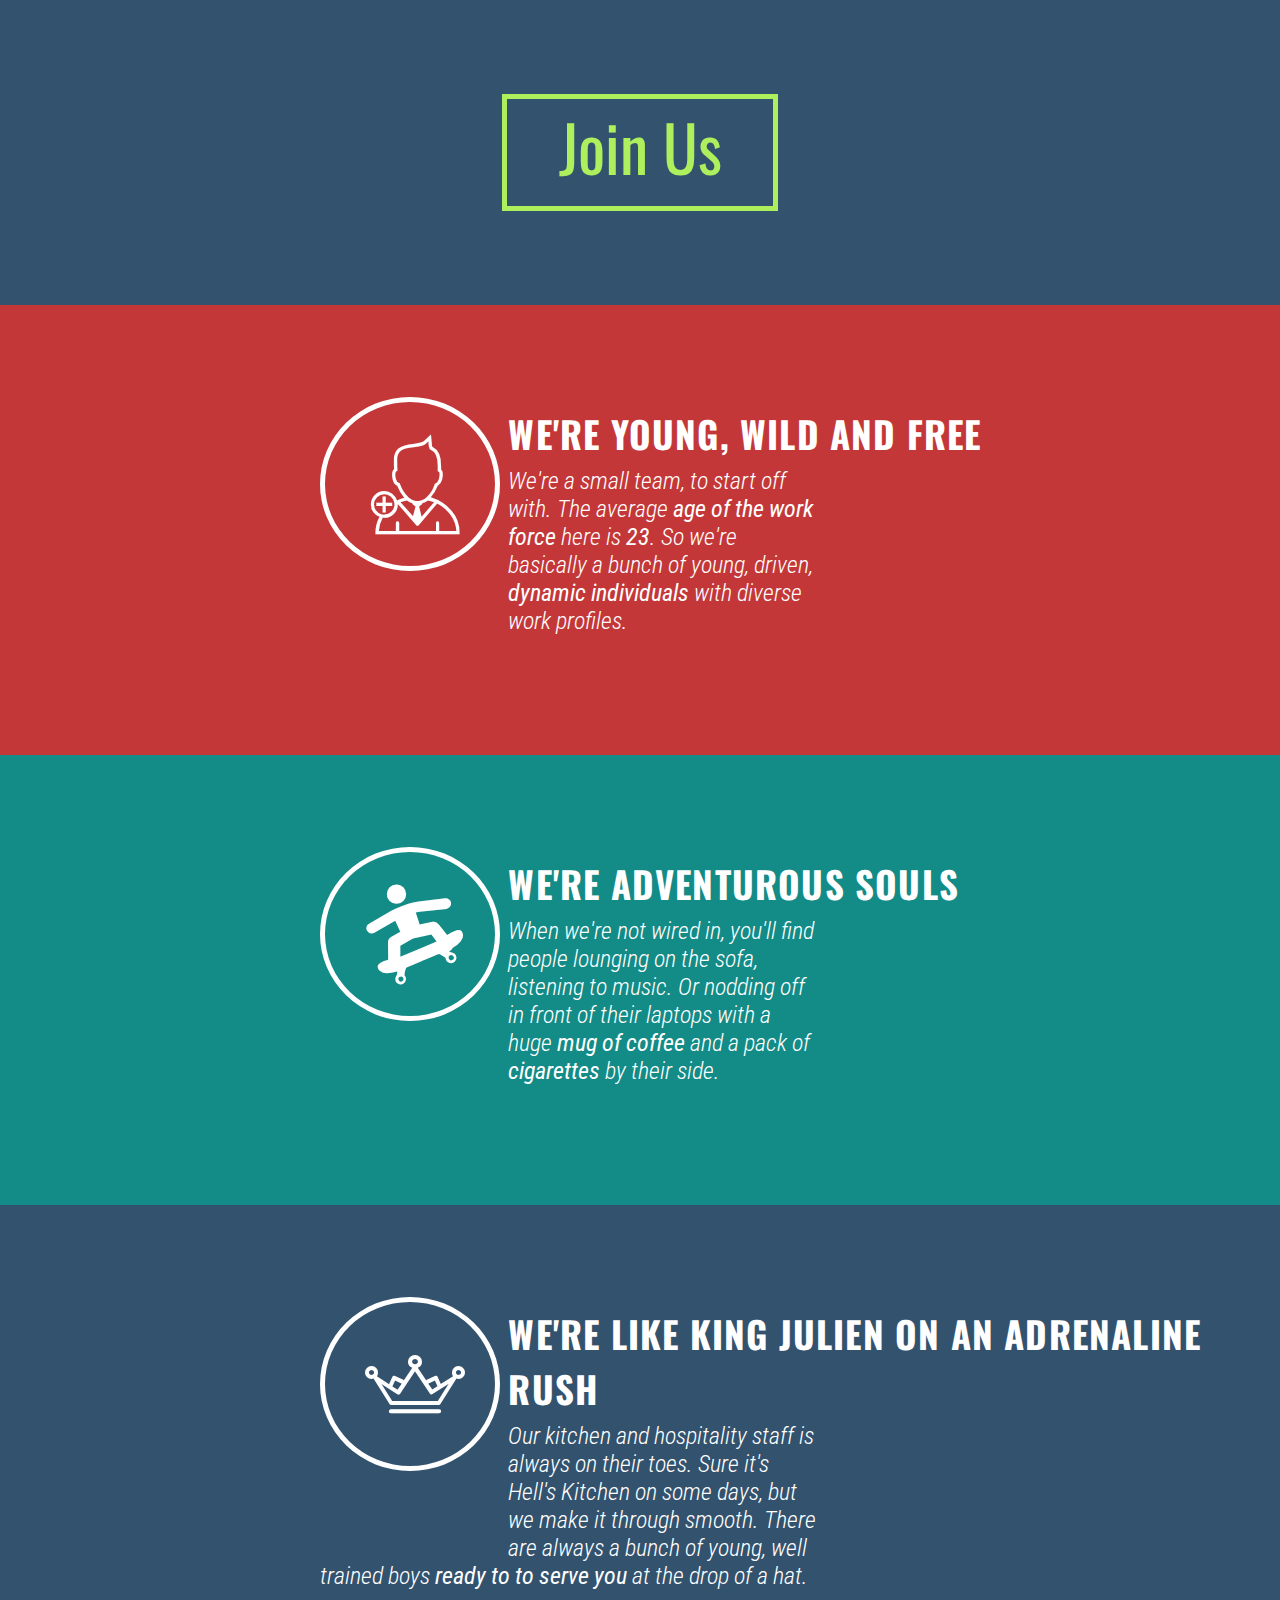
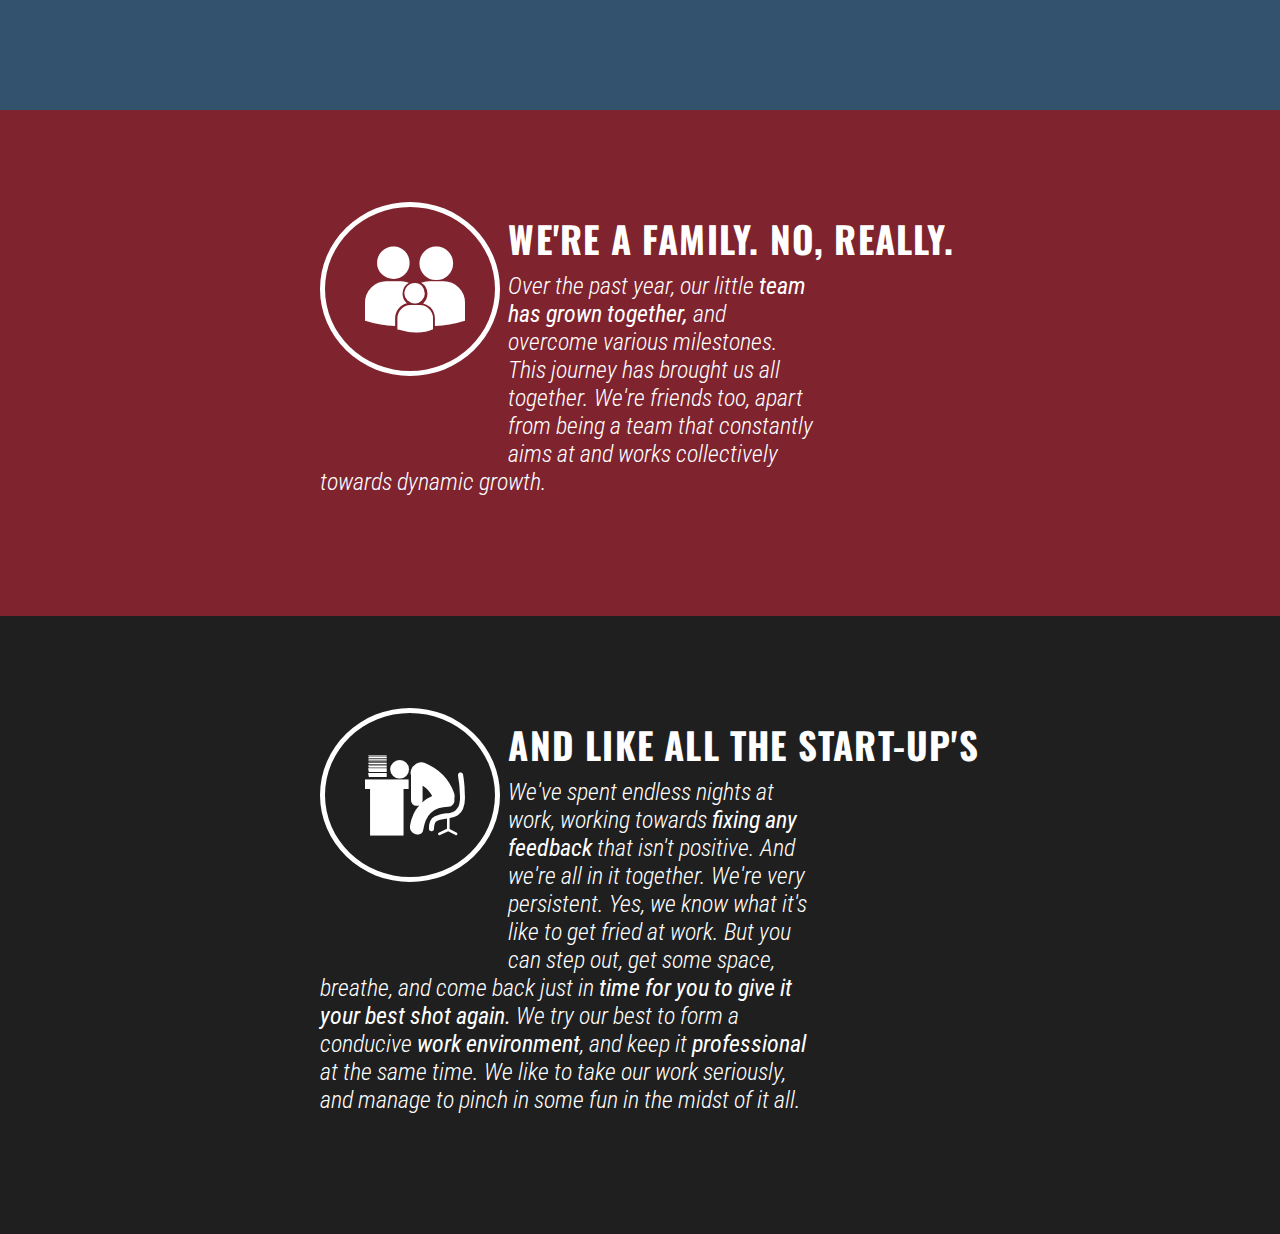
<file: index.html>
<!DOCTYPE html>
<html>
    
    <head>
        <meta charset="utf-8">
        <meta http-equiv="X-UA-Compatible" content="IE=edge,chrome=1">
        <title>Join Us</title>
        <meta name="description" content="An interactive getting started guide for Brackets.">
        <link rel="stylesheet" href="fa/css/font-awesome.min.css">
    <link rel="stylesheet" type="text/css" href="fi/flaticon.css"> 
        <link rel="stylesheet" href="main.css">
        <link href='http://fonts.googleapis.com/css?family=Oswald:400,700' rel='stylesheet' type='text/css'>
        <link href='http://fonts.googleapis.com/css?family=Roboto+Condensed:300italic,400italic,400,300' rel='stylesheet' type='text/css'>
        
    </head>
    <body>
        <!--join button card start -->
        <div class="color-card" style="background-color:rgb(51, 82, 110);">
            <div class="container">
               <button>Join Us</button>
            </div>
        </div>
        <!--card end -->
        
        <!--card one start-->
        <div class="color-card" style="background-color:rgb(196, 55, 56);">
            <div class="container">
             <div class="icon-container"> <i class="flaticon-school21" ></i> </div>
               <h3>WE'RE YOUNG, WILD AND FREE</h3>
                <h6> We're a small team, to start off with. The average <b>age of the work force</b> here is<b> 23</b>. So we're basically a bunch of young, driven,<b> dynamic individuals</b> with diverse work profiles.</h6>
            </div>
        </div>
        <!--card end-->
        
        
        
        <!--card two start-->
        <div class="color-card" style="background-color:rgb(19, 139, 135);">
            <div class="container">
             <div class="icon-container" > <i class="flaticon-skateboard1"></i> </div>
               <h3>WE'RE ADVENTUROUS SOULS</h3>
                <h6>When we're not wired in, you'll find people lounging on the sofa, listening to music. Or nodding off in front of their laptops with a huge<b> mug of coffee</b> and a pack of <b>cigarettes</b> by their side.</h6>
            </div>
        </div>
        <!--card end-->
        
        
        
        <!--card three start-->
        <div class="color-card" style="background-color:rgb(51, 82, 110);">
            <div class="container">
             <div class="icon-container"> <i class="flaticon-royalty8"></i> </div>
               <h3>WE'RE LIKE KING JULIEN ON AN ADRENALINE RUSH</h3>
                <h6> Our kitchen and hospitality staff is always on their toes. Sure it's Hell's Kitchen on some days, but we make it through smooth. There are always a bunch of young, well trained boys<b> ready to to serve you</b> at the drop of a hat.</h6>
            </div>
        </div>
        <!--card end-->
        
        
        
        <!--card four start-->
        <div class="color-card" style="background-color:rgb(127, 35, 46);">
            <div class="container">
             <div class="icon-container"> <i class="flaticon-family11"></i> </div>
               <h3>WE'RE A FAMILY. NO, REALLY.</h3>
                <h6>Over the past year, our little<b> team has grown together,</b> and overcome various milestones. This journey has brought us all together. We're friends too, apart from being a team that constantly aims at and works collectively towards dynamic growth.</h6>
            </div>
        </div>
        <!--card end-->
        
        
        
        <!--card five  start-->
        <div class="color-card" style="background-color:rgb(32, 31, 31);">
            <div class="container" >
             <div class="icon-container" > <i class="flaticon-man27"></i> </div>
               <h3>AND LIKE ALL THE START-UP'S</h3>
                <h6>We've spent endless nights at work, working towards<b> fixing any feedback</b> that isn't positive. And we're all in it together. We're very persistent. Yes, we know what it's like to get fried at work. But you can step out, get some space, breathe, and come back just in<b> time for you to give it your best shot again.</b> We try our best to form a conducive<b> work environment</b>, and keep it<b> professional</b> at the same time. We like to take our work seriously, and manage to pinch in some fun in the midst of it all.</h6>
            </div>
        </div>
        <!--card end-->
        
        
    
    </body>
</html>
</file>
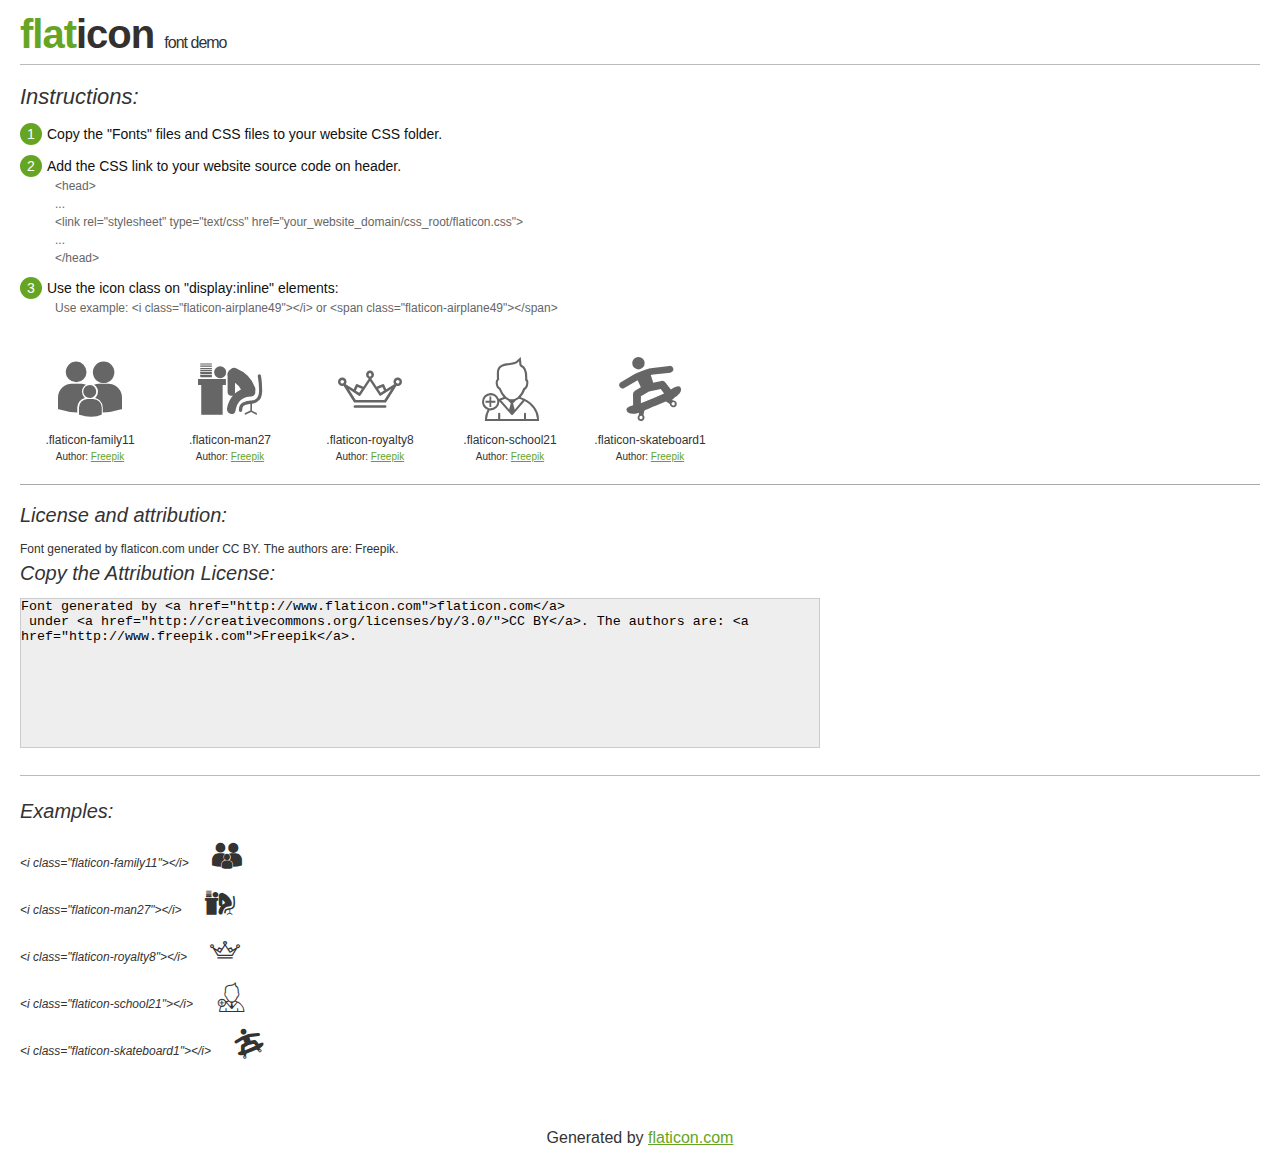
<file: fi/flaticon.html>
<!DOCTYPE html>
<html>

<head>
    <title>Flaticon WebFont</title>
    <link rel="stylesheet" type="text/css" href="flaticon.css">
    <meta charset="UTF-8">
    <style>
    body {
        font-family: sans-serif;
        line-height: 1.5;
        font-size: 16px;
        padding: 20px;
        color:#333;
    }
    * {
        -moz-box-sizing: border-box;
        -webkit-box-sizing: border-box;
        box-sizing: border-box;
        margin: 0;
        padding: 0;
    }
    [class^="flaticon-"]:before, [class*=" flaticon-"]:before, [class^="flaticon-"]:after, [class*=" flaticon-"]:after {
        font-family: Flaticon;
        font-size: 30px;
        font-style: normal;
        margin-left: 20px;
        color: #333;
    }
    .image p {
		font-size: 12px;
		margin: 0px;
		clear: none;
		width: 300px;
		line-height: 40px;
	}
    .text {
        float: left;
        font-size:14px;
        margin-top: 15px;
    }
    .text ul {
        margin-left:0px;
        color:#111;
        margin-bottom:20px;
    }
    .text .ex {
        font-size:12px;
        color:#666;
        margin-left:35px;
        display:block;
    }
    .text ul li {
        margin-top:10px;
        list-style:none;
    }
    .num {
        background:#66A523;
        color:#fff;
        border-radius:20px;
        padding:1px;
        display:inline-block;
        width:22px;
        height:22px;
        text-align:center;
        margin-right: 5px;
    }
    .text ul strong {
        font-weight:normal;
        color:#000;
    }
    .image {
        width: 280px;
        float: left;
        margin-bottom: 15px;
        margin-right: 30px;
    }
    #glyphs {
        clear: both;
    }
    .image p:nth-child(even) i {
        clear: none;
    }
    .glyph {
        display: inline-block;
        width: 120px;
        margin: 10px;
        text-align: center;
        vertical-align: top;
        background: #FFF;
    }
    .glyph .glyph-icon {
        padding: 10px;
        display: block;
        font-family:"Flaticon";
        font-size: 64px;
        line-height: 1;
    }
    .glyph .glyph-icon:before {
        font-size: 64px;
        color: #666;
        margin-left: 0;
    }
    .class-name {
        font-size: 12px;
    }
    .author-name {
		font-size: 10px;
	}
	a{
		color: #66A523;
	}
    .instructions {
        font-style:italic;
        font-size:22px;
        margin-bottom:10px;
    }
    .iconsuse {
        font-size:22px;
        font-style:italic;
        padding-top:20px;
        margin-top:20px;
        border-top:1px solid #bbb;
    }
    .usetitle {
        margin-bottom: 10px;
        font-size: 20px;
        font-style: italic;
    }
    .class-name:last-child {
        font-size: 10px;
        color:#888;
    }
    .class-name:last-child a {
        font-size: 10px;
        color:#555;
    }
    .class-name:last-child a:hover {
        color:#66A523;
    }
    .glyph > input {
        display: block;
        width: 100px;
        margin: 5px auto;
        text-align: center;
        font-size: 12px;
        cursor: text;
    }
    .glyph > input.icon-input {
        font-family:"Flaticon";
        font-size: 16px;
        margin-bottom: 10px;
    }
    h1.logo {
        font-size: 40px;
        letter-spacing: -1px;
        margin-top: -16px;
        text-transform: lowercase;
        border-bottom:1px solid #bbb;
    }
    h1.logo strong {
        font-size: 16px;
        font-family:sans-serif;
        font-weight:normal;
        color:#333;
    }
    h1.logo a {
        color:#34302d;
        text-decoration: none;
    }
    h1.logo a span {
        color:#66A523;
    }
    #footer {
        padding-top:40px;
        clear:both;
        text-align:center;
    }
    #footer a {
        color:#66A523;
    }
    textarea {
		margin: 0px;
		width: 800px;
		height: 150px;
		border: 1px solid #CCC;
		resize: none;
		background: #EEE;
    }
    .author-link, .attrDiv a{
    	font-size: 12px;
    	color: #333;
    	text-decoration: none;
    }
    .external {
    	display: block;
    }
    .attrDiv {
		font-size: 12px;
	}
    .attribution {
        border-top: 1px solid #AAA;
        margin: 10px 0;
        padding-top: 15px;
    }
    </style>
</head>

<body>
    <header>
        <h1 class="logo">
            <a href="http://www.flaticon.com">
                <span>FLAT</span>ICON</a>
            <strong>Font Demo</strong>
        </h1>
    </header>

    <section class="demo">
        <div class="text">

            <div class="instructions">Instructions:</div>

            <ul>
                <li>
                    <p>
                        <span class="num">1</span>Copy the "Fonts" files and CSS files to your website CSS folder.
                </li>
                <li>
                    <p>
                        <span class="num">2</span>Add the CSS link to your website source code on header.
                        <br />
                        <span class="ex">&lt;head&gt;
                            <br/>...
                            <br/>&lt;link rel="stylesheet" type="text/css" href="your_website_domain/css_root/flaticon.css"&gt;
                            <br/>...
                            <br/>&lt;/head&gt;</span>
                </li>

                <li>
                    <p>
                        <span class="num">3</span>Use the icon class on "display:inline" elements:
                        <br />
                        <span class="ex">Use example: &lt;i class=&quot;flaticon-airplane49&quot;&gt;&lt;/i&gt; or &lt;span class=&quot;flaticon-airplane49&quot;&gt;&lt;/span&gt;</span>
                </li>
            </ul>
        </div>

    </section>

    <section id="glyphs"><div class="glyph">
		<div class="glyph-icon flaticon-family11"></div>
		<div class="class-name">.flaticon-family11</div><div class="author-name">Author: <a href="http://www.flaticon.com/free-icon/family-silhouette_33728">Freepik</a></div></div><div class="glyph">
		<div class="glyph-icon flaticon-man27"></div>
		<div class="class-name">.flaticon-man27</div><div class="author-name">Author: <a href="http://www.flaticon.com/free-icon/man-sleeping-on-an-office-desk-with-stacked-papers_10527">Freepik</a></div></div><div class="glyph">
		<div class="glyph-icon flaticon-royalty8"></div>
		<div class="class-name">.flaticon-royalty8</div><div class="author-name">Author: <a href="http://www.flaticon.com/free-icon/royalty-crown_30091">Freepik</a></div></div><div class="glyph">
		<div class="glyph-icon flaticon-school21"></div>
		<div class="class-name">.flaticon-school21</div><div class="author-name">Author: <a href="http://www.flaticon.com/free-icon/school-boy-user-add-button_23072">Freepik</a></div></div><div class="glyph">
		<div class="glyph-icon flaticon-skateboard1"></div>
		<div class="class-name">.flaticon-skateboard1</div><div class="author-name">Author: <a href="http://www.flaticon.com/free-icon/skateboard_37683">Freepik</a></div></div></section>

<section class="attribution">

	<div class="usetitle">License and attribution:</div><div class="attrDiv">Font generated by <a href="http://www.flaticon.com">flaticon.com</a>
 under <a href="http://creativecommons.org/licenses/by/3.0/">CC BY</a>. The authors are: <a href="http://www.freepik.com">Freepik</a>.</div><div class="usetitle">Copy the Attribution License:</div>

<textarea onclick="this.focus();this.select();">Font generated by &lt;a href=&quot;http://www.flaticon.com&quot;&gt;flaticon.com&lt;/a&gt;
 under &lt;a href=&quot;http://creativecommons.org/licenses/by/3.0/&quot;&gt;CC BY&lt;/a&gt;. The authors are: &lt;a href=&quot;http://www.freepik.com&quot;&gt;Freepik&lt;/a&gt;.</textarea>

</section>

<section class="iconsuse">
    	<div class="usetitle">Examples:</div>
		<div class="image"><p>&lt;i class=&quot;flaticon-family11&quot;&gt;&lt;/i&gt; <i class="flaticon-family11"></i></p><p>&lt;i class=&quot;flaticon-man27&quot;&gt;&lt;/i&gt; <i class="flaticon-man27"></i></p><p>&lt;i class=&quot;flaticon-royalty8&quot;&gt;&lt;/i&gt; <i class="flaticon-royalty8"></i></p><p>&lt;i class=&quot;flaticon-school21&quot;&gt;&lt;/i&gt; <i class="flaticon-school21"></i></p><p>&lt;i class=&quot;flaticon-skateboard1&quot;&gt;&lt;/i&gt; <i class="flaticon-skateboard1"></i></p></div>
</section>
<div id="footer">
    <div>Generated by <a href="http://www.flaticon.com">flaticon.com</a>
    </div>
</div>
	</body>
</html>
</file>
<file: fi/flaticon.css>
@font-face {
	font-family: "Flaticon";
	src: url("flaticon.eot");
	src: url("flaticon.eot#iefix") format("embedded-opentype"),
	url("flaticon.woff") format("woff"),
	url("flaticon.ttf") format("truetype"),
	url("flaticon.svg") format("svg");
	font-weight: normal;
	font-style: normal;
}
[class^="flaticon-"]:before, [class*=" flaticon-"]:before,
[class^="flaticon-"]:after, [class*=" flaticon-"]:after {   
	font-family: Flaticon;
        font-size: 20px;
font-style: normal;
margin-left: 20px;
}.flaticon-family11:before {
	content: "\e000";
}
.flaticon-man27:before {
	content: "\e001";
}
.flaticon-royalty8:before {
	content: "\e002";
}
.flaticon-school21:before {
	content: "\e003";
}
.flaticon-skateboard1:before {
	content: "\e004";
}
</file>
<file: main.css>
html {
   
    -webkit-font-smoothing: antialiased;
}
body{
    width:100%;
    margin: 0px;
}



button{
    border-color:  #aeef5d;
    border-width: 5px;
    border-style: solid;
    background: rgba(0,0,0,0);
    font-size: 4em;
    color: white;
    margin: 30px;
    font-weight: 400;
    color: #aeef5d;
    padding-top: 0px;
    padding-left: 4%;
    padding-right: 4%;
    padding-bottom: 1%;
    transition: all 0.4s ease;
    font-family: 'Oswald', sans-serif;
}
button:hover {
    background: rgba(255,255,255,0.5);
}
.color-card{
    background-color: rgb(0,200,200);
    width:100%;
}
.container{
    padding-top: 5%;;
    padding-bottom: 5%;
    text-align: center;
    
}
h3{
    color: #ffffff;
    font-family: 'Oswald', sans-serif;
    font-size: 2.3em;
   text-align: left;
    weight: 400;
    margin-bottom: 0.1%;
    letter-spacing: 1.2px;
    
}

.icon-container{
    float: left;
    color: #ffffff;
    padding-top: 4%;
    padding-left: 25%;
    padding-bottom: 8%;
    padding-right: 3%;
    
    
}

.flaticon-school21:before {
font-size: 100px;
}
.flaticon-man27:before {
font-size: 100px;
}
.flaticon-royalty8:before {
font-size: 100px;
}
.flaticon-family11:before {
font-size: 100px;
}

.flaticon-skateboard1:before {
font-size: 100px;
}

h6{
    color: #ffffff;
      font-family: 'Roboto Condensed', sans-serif;
    font-size: 1.5em;
   text-align: left;
    font-weight: 300;
    margin-top: 0.5%;
    padding-left: 25%;
   padding-right: 36%;
    font-style: italic;
    display: block;
    
   
}
    
p{
   font-family: 'Roboto Condensed', sans-serif;font-size: 1.1em; margin-left: auto;
}
b{
    font-weight:400;}

i {
font-size: 7em;
border-radius: 100%;
border: 5px solid rgb(255,255,255);
padding: 20px;
    padding-right: 20%;
   
}
</file>
